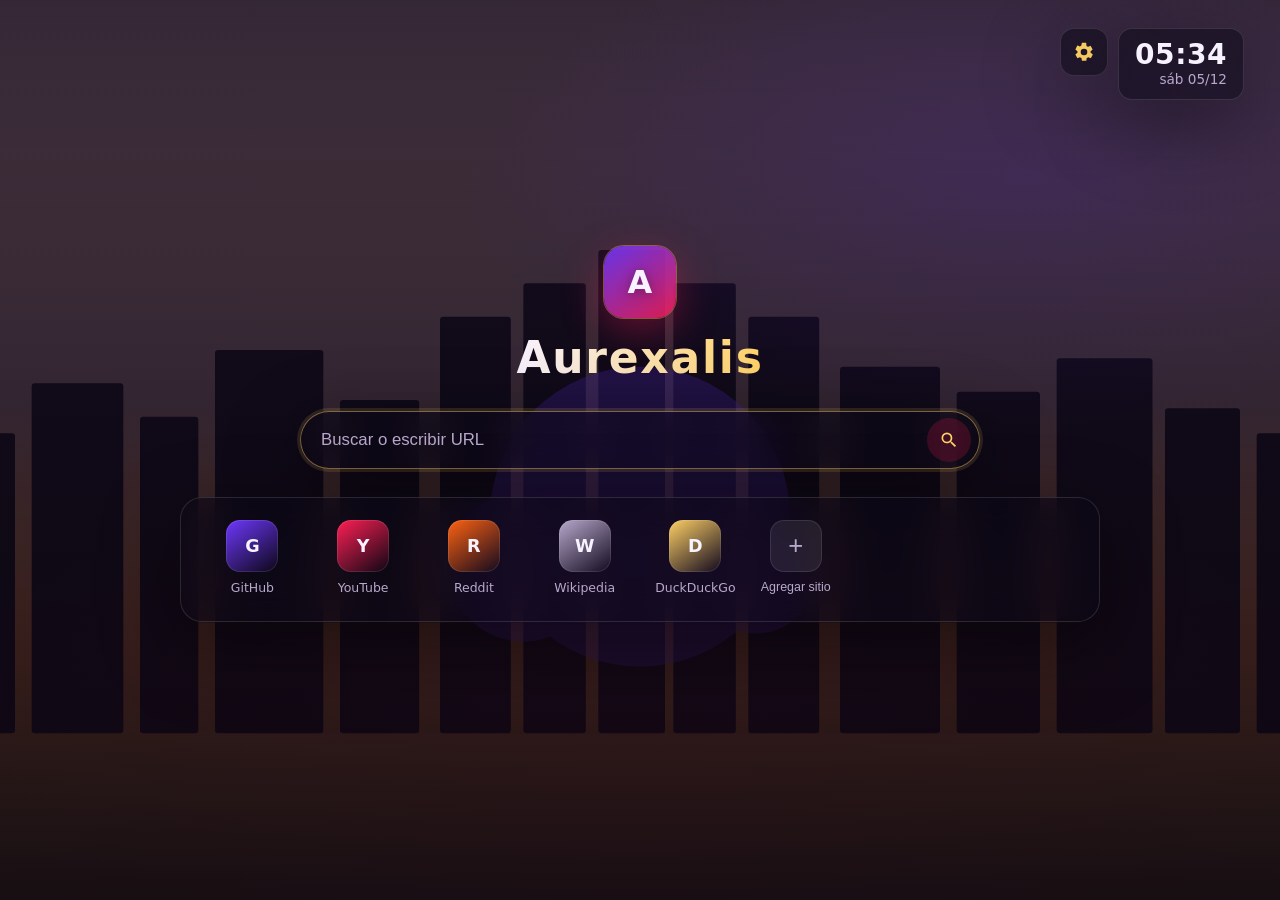
<file: browser/home/index.html>
<!DOCTYPE html>
<html lang="es">
  <head>
    <meta charset="utf-8" />
    <meta name="viewport" content="width=device-width, initial-scale=1" />
    <meta name="color-scheme" content="dark" />
    <title>Aurexalis</title>
    <link rel="stylesheet" href="home.css" />
  </head>
  <body>
    <div class="ax-background" aria-hidden="true"></div>

    <header class="top-bar">
      <a class="settings-link" href="../settings/index.html" title="Ajustes Aurexalis" aria-label="Ajustes">
        <svg viewBox="0 0 24 24" width="22" height="22" aria-hidden="true">
          <path
            fill="currentColor"
            d="M19.14 12.94c.04-.31.06-.63.06-.94s-.02-.63-.06-.94l2.03-1.58a.49.49 0 0 0 .12-.61l-1.92-3.32a.49.49 0 0 0-.59-.22l-2.39.96a7.04 7.04 0 0 0-1.63-.94l-.36-2.54A.484.484 0 0 0 14 2h-4a.49.49 0 0 0-.49.42l-.36 2.54c-.59.24-1.13.57-1.63.94l-2.39-.96a.49.49 0 0 0-.59.22L2.74 8.87a.48.48 0 0 0 .12.61l2.03 1.58c-.04.31-.06.63-.06.94s.02.63.06.94l-2.03 1.58a.49.49 0 0 0-.12.61l1.92 3.32c.12.22.37.29.59.22l2.39-.96c.5.38 1.04.71 1.63.94l.36 2.54c.05.24.24.41.49.41h4c.25 0 .44-.17.49-.42l.36-2.54c.59-.24 1.13-.56 1.63-.94l2.39.96c.22.08.47 0 .59-.22l1.92-3.32c.12-.22.07-.47-.12-.61l-2.01-1.58zM12 15.6A3.6 3.6 0 1 1 12 8.4a3.6 3.6 0 0 1 0 7.2z"
          />
        </svg>
      </a>
      <div class="clock" aria-live="polite">
        <time id="ax-time">00:00</time>
        <span id="ax-date">---</span>
      </div>
    </header>

    <main class="stage">
      <section class="hero" aria-label="Aurexalis">
        <div class="logo" aria-hidden="true">
          <span class="logo-mark">A</span>
        </div>
        <h1 class="brand">Aurexalis</h1>
      </section>

      <form id="ax-search" class="search" role="search" action="https://duckduckgo.com/" method="get">
        <input
          id="ax-query"
          name="q"
          type="search"
          autocomplete="off"
          spellcheck="false"
          placeholder="Buscar o escribir URL"
          aria-label="Buscar o escribir URL"
        />
        <button type="submit" aria-label="Buscar">
          <svg viewBox="0 0 24 24" width="20" height="20" aria-hidden="true">
            <path
              fill="currentColor"
              d="M15.5 14h-.79l-.28-.27A6.471 6.471 0 0 0 16 9.5 6.5 6.5 0 1 0 9.5 16c1.61 0 3.09-.59 4.23-1.57l.27.28v.79l5 4.99L20.49 19l-4.99-5zm-6 0C7.01 14 5 11.99 5 9.5S7.01 5 9.5 5 14 7.01 14 9.5 11.99 14 9.5 14z"
            />
          </svg>
        </button>
      </form>

      <section class="shortcuts" aria-label="Accesos directos">
        <ul id="ax-shortcuts" class="shortcut-grid"></ul>
      </section>
    </main>

    <dialog id="ax-add-dialog" class="dialog">
      <form method="dialog" id="ax-add-form">
        <h2>Nuevo acceso directo</h2>
        <label>
          Nombre
          <input id="ax-add-label" name="label" required maxlength="32" />
        </label>
        <label>
          URL
          <input id="ax-add-url" name="url" type="url" required placeholder="https://" />
        </label>
        <menu class="dialog-actions">
          <button type="reset" value="cancel">Cancelar</button>
          <button type="submit" value="ok">Guardar</button>
        </menu>
      </form>
    </dialog>

    <script src="home.js" defer></script>
  </body>
</html>
</file>
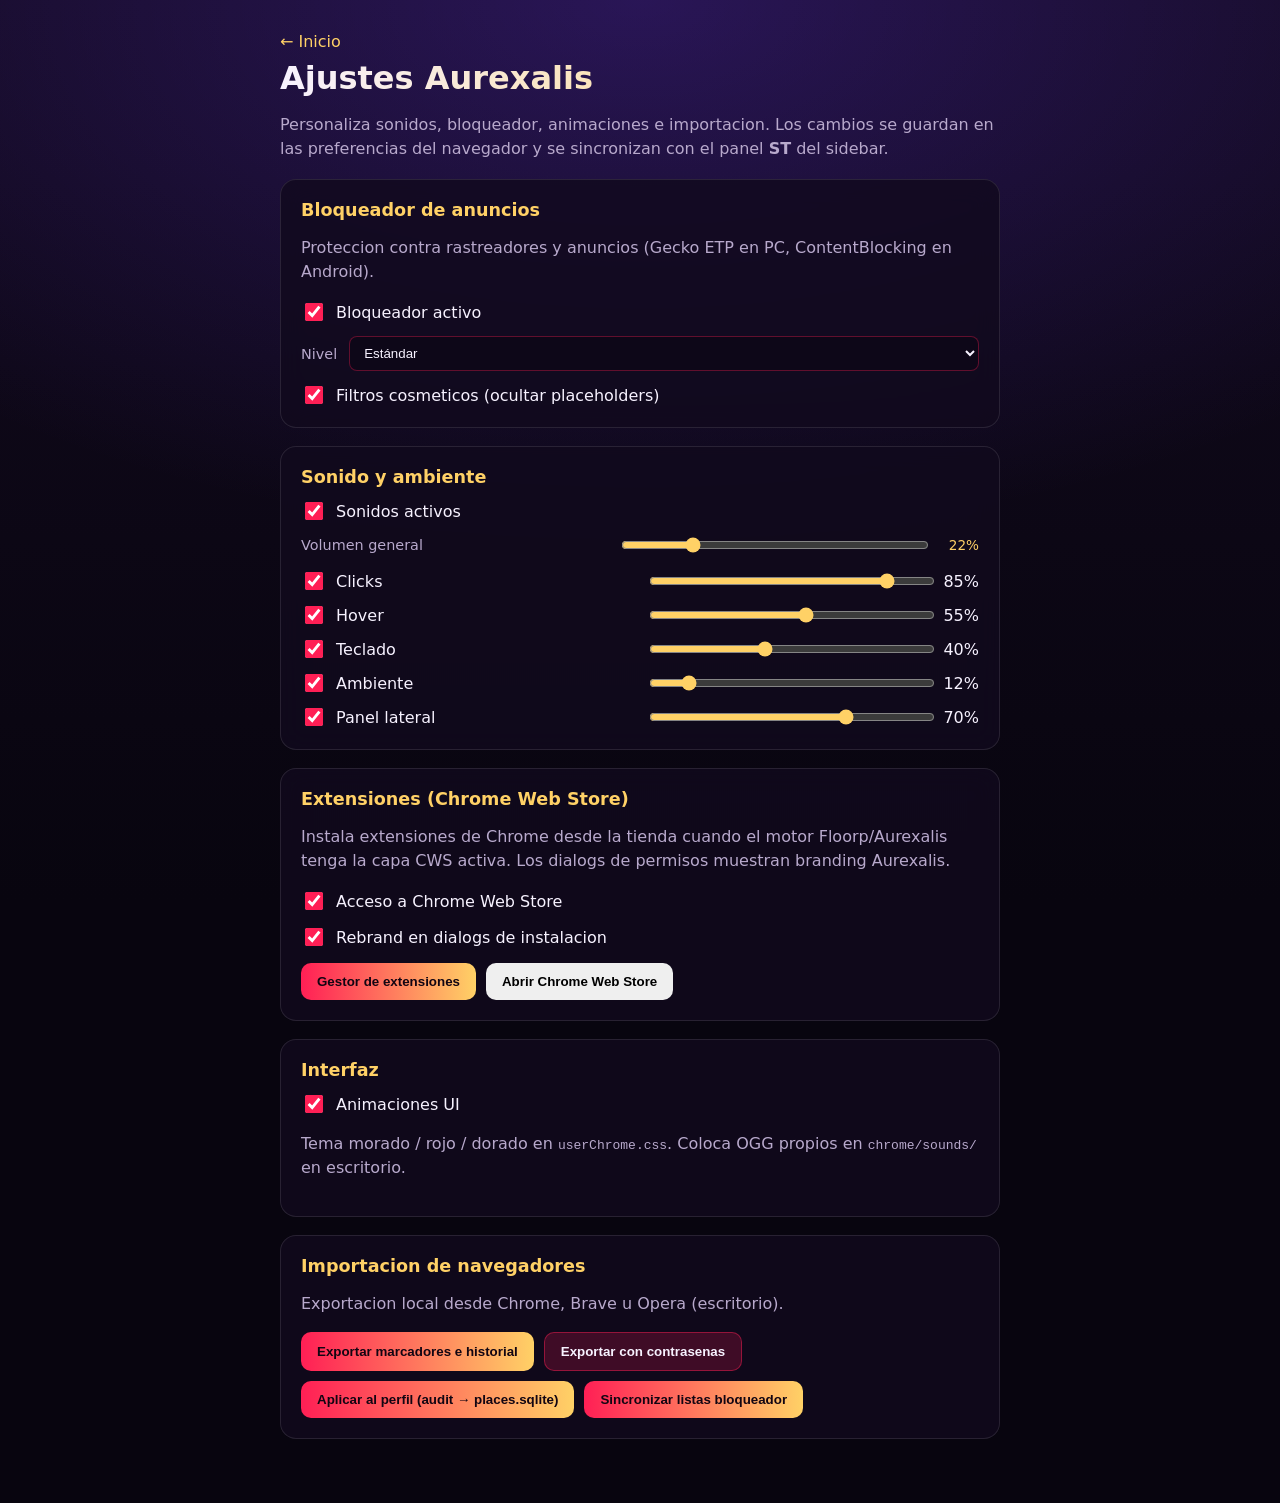
<file: browser/settings/index.html>
<!DOCTYPE html>
<html lang="es">
  <head>
    <meta charset="utf-8" />
    <meta name="viewport" content="width=device-width, initial-scale=1" />
    <title>Ajustes — Aurexalis</title>
    <link rel="stylesheet" href="settings.css" />
  </head>
  <body>
    <div class="ax-bg" aria-hidden="true"></div>
    <main class="wrap">
      <header class="head">
        <a class="back" href="../home/index.html">← Inicio</a>
        <h1>Ajustes Aurexalis</h1>
        <p class="lead">
          Personaliza sonidos, bloqueador, animaciones e importacion. Los cambios se guardan en las
          preferencias del navegador y se sincronizan con el panel <strong>ST</strong> del sidebar.
        </p>
      </header>

      <section class="card">
        <h2>Bloqueador de anuncios</h2>
        <p class="hint">
          Proteccion contra rastreadores y anuncios (Gecko ETP en PC, ContentBlocking en Android).
        </p>
        <div class="field-row">
          <label class="switch">
            <input type="checkbox" id="pref-blocker-enabled" />
            <span>Bloqueador activo</span>
          </label>
        </div>
        <div class="field-row">
          <label for="pref-blocker-level">Nivel</label>
          <select id="pref-blocker-level" class="select">
            <option value="standard">Estándar</option>
            <option value="strict">Estricto</option>
            <option value="off">Apagado</option>
          </select>
        </div>
        <div class="field-row">
          <label class="switch">
            <input type="checkbox" id="pref-blocker-cosmetic" />
            <span>Filtros cosmeticos (ocultar placeholders)</span>
          </label>
        </div>
      </section>

      <section class="card">
        <h2>Sonido y ambiente</h2>
        <div class="field-row">
          <label class="switch">
            <input type="checkbox" id="pref-sounds-enabled" />
            <span>Sonidos activos</span>
          </label>
        </div>
        <div class="field-row range-row">
          <label for="pref-sounds-master">Volumen general</label>
          <input type="range" id="pref-sounds-master" min="0" max="100" />
          <span class="range-val" id="val-sounds-master">22%</span>
        </div>
        <div class="grid-2">
          <label class="switch"><input type="checkbox" id="pref-sounds-click" /><span>Clicks</span></label>
          <div class="range-row compact">
            <input type="range" id="pref-vol-click" min="0" max="100" />
            <span id="val-vol-click">85%</span>
          </div>
          <label class="switch"><input type="checkbox" id="pref-sounds-hover" /><span>Hover</span></label>
          <div class="range-row compact">
            <input type="range" id="pref-vol-hover" min="0" max="100" />
            <span id="val-vol-hover">55%</span>
          </div>
          <label class="switch"><input type="checkbox" id="pref-sounds-key" /><span>Teclado</span></label>
          <div class="range-row compact">
            <input type="range" id="pref-vol-key" min="0" max="100" />
            <span id="val-vol-key">40%</span>
          </div>
          <label class="switch"><input type="checkbox" id="pref-sounds-ambient" /><span>Ambiente</span></label>
          <div class="range-row compact">
            <input type="range" id="pref-vol-ambient" min="0" max="100" />
            <span id="val-vol-ambient">12%</span>
          </div>
          <label class="switch"><input type="checkbox" id="pref-sounds-panel" /><span>Panel lateral</span></label>
          <div class="range-row compact">
            <input type="range" id="pref-vol-panel" min="0" max="100" />
            <span id="val-vol-panel">70%</span>
          </div>
        </div>
      </section>

      <section class="card">
        <h2>Extensiones (Chrome Web Store)</h2>
        <p class="hint">
          Instala extensiones de Chrome desde la tienda cuando el motor Floorp/Aurexalis tenga la
          capa CWS activa. Los dialogs de permisos muestran branding Aurexalis.
        </p>
        <div class="field-row">
          <label class="switch">
            <input type="checkbox" id="pref-cws-enabled" />
            <span>Acceso a Chrome Web Store</span>
          </label>
        </div>
        <div class="field-row">
          <label class="switch">
            <input type="checkbox" id="pref-cws-brand" />
            <span>Rebrand en dialogs de instalacion</span>
          </label>
        </div>
        <div class="actions">
          <button type="button" id="btn-open-addons" class="btn primary">Gestor de extensiones</button>
          <button type="button" id="btn-open-cws" class="btn">Abrir Chrome Web Store</button>
        </div>
      </section>

      <section class="card">
        <h2>Interfaz</h2>
        <div class="field-row">
          <label class="switch">
            <input type="checkbox" id="pref-ui-animations" />
            <span>Animaciones UI</span>
          </label>
        </div>
        <p class="hint">
          Tema morado / rojo / dorado en <code>userChrome.css</code>. Coloca OGG propios en
          <code>chrome/sounds/</code> en escritorio.
        </p>
      </section>

      <section class="card">
        <h2>Importacion de navegadores</h2>
        <p class="hint">Exportacion local desde Chrome, Brave u Opera (escritorio).</p>
        <div class="actions">
          <button type="button" id="btn-import-data" class="btn primary">
            Exportar marcadores e historial
          </button>
          <button type="button" id="btn-import-passwords" class="btn danger">
            Exportar con contrasenas
          </button>
          <button type="button" id="btn-import-apply" class="btn primary">
            Aplicar al perfil (audit → places.sqlite)
          </button>
          <button type="button" id="btn-blocker-sync" class="btn primary">
            Sincronizar listas bloqueador
          </button>
        </div>
        <pre id="import-log" class="log" hidden></pre>
      </section>
    </main>
    <script src="settings.js" defer></script>
  </body>
</html>
</file>
<file: browser/home/home.css>
:root {
  --ax-bg: #08050f;
  --ax-purple: #6f38ff;
  --ax-red: #ff1f55;
  --ax-gold: #ffd166;
  --ax-text: #f7f2ff;
  --ax-muted: #b8a9cc;
  --ax-glass: rgba(12, 8, 22, 0.55);
  --ax-glass-border: rgba(255, 255, 255, 0.12);
  --ax-shadow: 0 24px 80px rgba(0, 0, 0, 0.45);
  font-family: "Segoe UI", system-ui, sans-serif;
}

*,
*::before,
*::after {
  box-sizing: border-box;
}

html,
body {
  margin: 0;
  min-height: 100%;
  color: var(--ax-text);
  background: var(--ax-bg);
}

body {
  overflow: hidden;
}

.ax-background {
  position: fixed;
  inset: 0;
  z-index: 0;
  background:
    linear-gradient(180deg, rgba(8, 5, 15, 0.15) 0%, rgba(8, 5, 15, 0.55) 55%, rgba(8, 5, 15, 0.88) 100%),
    radial-gradient(ellipse 120% 80% at 50% 100%, rgba(255, 31, 85, 0.18), transparent 60%),
    radial-gradient(ellipse 80% 50% at 80% 20%, rgba(111, 56, 255, 0.22), transparent 55%),
    url("background.svg") center / cover no-repeat;
}

.clock {
  display: flex;
  flex-direction: column;
  align-items: flex-end;
  gap: 2px;
  padding: 12px 16px;
  border-radius: 14px;
  background: var(--ax-glass);
  border: 1px solid var(--ax-glass-border);
  backdrop-filter: blur(16px);
  box-shadow: var(--ax-shadow);
}

.top-bar {
  position: fixed;
  top: 28px;
  right: 36px;
  z-index: 2;
  display: flex;
  align-items: flex-start;
  gap: 10px;
}

.settings-link {
  display: grid;
  place-items: center;
  width: 48px;
  height: 48px;
  border-radius: 14px;
  color: var(--ax-gold);
  background: var(--ax-glass);
  border: 1px solid var(--ax-glass-border);
  backdrop-filter: blur(16px);
  box-shadow: var(--ax-shadow);
  transition: transform 120ms ease, color 120ms ease, border-color 120ms ease;
}

.settings-link:hover {
  color: var(--ax-red);
  border-color: rgba(255, 209, 102, 0.45);
  transform: translateY(-1px);
}

.hero {
  animation: ax-float 6s ease-in-out infinite;
}

.logo {
  animation: ax-glow 4s ease-in-out infinite;
}

@keyframes ax-float {
  0%,
  100% {
    transform: translateY(0);
  }
  50% {
    transform: translateY(-6px);
  }
}

@keyframes ax-glow {
  0%,
  100% {
    box-shadow:
      0 0 0 1px rgba(255, 209, 102, 0.35),
      0 12px 40px rgba(255, 31, 85, 0.35);
  }
  50% {
    box-shadow:
      0 0 0 1px rgba(255, 209, 102, 0.55),
      0 16px 48px rgba(111, 56, 255, 0.45);
  }
}

body.ax-animations-off .hero,
body.ax-animations-off .logo,
body.ax-animations-off .settings-link {
  animation: none;
  transition: none;
}

@media (prefers-reduced-motion: reduce) {
  .hero,
  .logo,
  .settings-link {
    animation: none;
  }
}

#ax-time {
  font-size: 1.75rem;
  font-weight: 700;
  letter-spacing: 0.02em;
  line-height: 1;
}

#ax-date {
  font-size: 0.85rem;
  color: var(--ax-muted);
  text-transform: lowercase;
}

.stage {
  position: relative;
  z-index: 1;
  min-height: 100vh;
  display: flex;
  flex-direction: column;
  align-items: center;
  justify-content: center;
  gap: 28px;
  padding: 48px 24px 80px;
}

.hero {
  display: flex;
  flex-direction: column;
  align-items: center;
  gap: 14px;
}

.logo {
  width: 72px;
  height: 72px;
  display: grid;
  place-items: center;
  border-radius: 20px;
  background: linear-gradient(145deg, rgba(111, 56, 255, 0.9), rgba(255, 31, 85, 0.85));
  box-shadow:
    0 0 0 1px rgba(255, 209, 102, 0.35),
    0 12px 40px rgba(255, 31, 85, 0.35);
}

.logo-mark {
  font-size: 2rem;
  font-weight: 800;
  color: var(--ax-text);
  text-shadow: 0 2px 12px rgba(0, 0, 0, 0.35);
}

.brand {
  margin: 0;
  font-size: clamp(2rem, 4vw, 2.75rem);
  font-weight: 800;
  letter-spacing: 0.04em;
  background: linear-gradient(90deg, var(--ax-text), var(--ax-gold));
  -webkit-background-clip: text;
  background-clip: text;
  color: transparent;
}

.search {
  width: min(680px, 92vw);
  display: flex;
  align-items: center;
  gap: 8px;
  padding: 6px 8px 6px 20px;
  border-radius: 999px;
  background: var(--ax-glass);
  border: 1px solid var(--ax-glass-border);
  backdrop-filter: blur(18px);
  box-shadow: var(--ax-shadow);
}

.search:focus-within {
  border-color: rgba(255, 209, 102, 0.45);
  box-shadow:
    0 0 0 3px rgba(255, 209, 102, 0.12),
    var(--ax-shadow);
}

.search input {
  flex: 1;
  border: 0;
  outline: none;
  background: transparent;
  color: var(--ax-text);
  font-size: 1.05rem;
  padding: 12px 0;
}

.search input::placeholder {
  color: var(--ax-muted);
}

.search button {
  appearance: none;
  border: 0;
  width: 44px;
  height: 44px;
  border-radius: 50%;
  display: grid;
  place-items: center;
  color: var(--ax-gold);
  background: rgba(255, 31, 85, 0.18);
  cursor: pointer;
  transition: background 120ms ease, transform 90ms ease;
}

.search button:hover {
  background: rgba(255, 31, 85, 0.32);
}

.search button:active {
  transform: scale(0.96);
}

.shortcuts {
  width: min(920px, 96vw);
  padding: 18px 22px 22px;
  border-radius: 22px;
  background: var(--ax-glass);
  border: 1px solid var(--ax-glass-border);
  backdrop-filter: blur(18px);
  box-shadow: var(--ax-shadow);
}

.shortcut-grid {
  list-style: none;
  margin: 0;
  padding: 0;
  display: grid;
  grid-template-columns: repeat(auto-fill, minmax(96px, 1fr));
  gap: 16px 12px;
}

.shortcut-grid a,
.shortcut-grid button {
  appearance: none;
  border: 0;
  background: transparent;
  color: inherit;
  text-decoration: none;
  cursor: pointer;
  display: flex;
  flex-direction: column;
  align-items: center;
  gap: 8px;
  padding: 4px;
  border-radius: 12px;
  transition: background 120ms ease, transform 90ms ease;
}

.shortcut-grid a:hover,
.shortcut-grid button:hover {
  background: rgba(255, 255, 255, 0.06);
}

.shortcut-grid a:active,
.shortcut-grid button:active {
  transform: translateY(1px);
}

.tile-icon {
  width: 52px;
  height: 52px;
  border-radius: 14px;
  display: grid;
  place-items: center;
  font-weight: 800;
  font-size: 1.1rem;
  color: var(--ax-text);
  background: linear-gradient(145deg, rgba(111, 56, 255, 0.55), rgba(255, 31, 85, 0.45));
  box-shadow: inset 0 0 0 1px rgba(255, 255, 255, 0.1);
}

.tile-icon img {
  width: 28px;
  height: 28px;
  border-radius: 6px;
}

.tile-label {
  max-width: 88px;
  font-size: 0.78rem;
  color: var(--ax-muted);
  text-align: center;
  line-height: 1.25;
  overflow: hidden;
  text-overflow: ellipsis;
  white-space: nowrap;
}

.tile-add .tile-icon {
  background: rgba(255, 255, 255, 0.08);
  color: var(--ax-muted);
  font-size: 1.6rem;
  font-weight: 400;
}

.dialog {
  border: 1px solid var(--ax-glass-border);
  border-radius: 16px;
  padding: 0;
  color: var(--ax-text);
  background: #120a1e;
  box-shadow: var(--ax-shadow);
  max-width: 420px;
  width: calc(100% - 32px);
}

.dialog::backdrop {
  background: rgba(8, 5, 15, 0.72);
  backdrop-filter: blur(4px);
}

.dialog form {
  display: flex;
  flex-direction: column;
  gap: 14px;
  padding: 22px;
}

.dialog h2 {
  margin: 0 0 4px;
  font-size: 1.15rem;
  color: var(--ax-gold);
}

.dialog label {
  display: flex;
  flex-direction: column;
  gap: 6px;
  font-size: 0.85rem;
  color: var(--ax-muted);
}

.dialog input {
  border-radius: 10px;
  border: 1px solid rgba(255, 255, 255, 0.14);
  background: #0d0718;
  color: var(--ax-text);
  padding: 10px 12px;
  font-size: 1rem;
}

.dialog-actions {
  display: flex;
  justify-content: flex-end;
  gap: 10px;
  margin: 8px 0 0;
  padding: 0;
}

.dialog-actions button {
  border-radius: 10px;
  border: 0;
  padding: 10px 16px;
  font-weight: 600;
  cursor: pointer;
}

.dialog-actions button[type="reset"] {
  background: rgba(255, 255, 255, 0.08);
  color: var(--ax-muted);
}

.dialog-actions button[type="submit"] {
  background: linear-gradient(90deg, var(--ax-red), var(--ax-gold));
  color: #120512;
}

@media (max-width: 640px) {
  .top-bar {
    top: 16px;
    right: 16px;
  }

  .shortcuts {
    padding: 14px;
  }
}
</file>
<file: browser/settings/settings.css>
:root {
  --ax-bg: #08050f;
  --ax-surface: #120a1e;
  --ax-red: #ff1f55;
  --ax-gold: #ffd166;
  --ax-text: #f7f2ff;
  --ax-muted: #b8a9cc;
  font-family: "Segoe UI", system-ui, sans-serif;
}

* {
  box-sizing: border-box;
}

body {
  margin: 0;
  color: var(--ax-text);
  background: var(--ax-bg);
}

.ax-bg {
  position: fixed;
  inset: 0;
  background:
    radial-gradient(ellipse 80% 60% at 50% 0%, rgba(111, 56, 255, 0.25), transparent),
    linear-gradient(180deg, #120a1e, #08050f);
  z-index: 0;
}

.wrap {
  position: relative;
  z-index: 1;
  max-width: 760px;
  margin: 0 auto;
  padding: 32px 20px 64px;
}

.head h1 {
  margin: 8px 0;
  font-size: 2rem;
  background: linear-gradient(90deg, var(--ax-text), var(--ax-gold));
  -webkit-background-clip: text;
  background-clip: text;
  color: transparent;
}

.back {
  color: var(--ax-gold);
  text-decoration: none;
}

.lead,
.hint {
  color: var(--ax-muted);
  line-height: 1.5;
}

.card {
  margin-top: 18px;
  padding: 20px;
  border-radius: 16px;
  background: rgba(18, 10, 30, 0.82);
  border: 1px solid rgba(255, 255, 255, 0.1);
  backdrop-filter: blur(12px);
  animation: ax-rise 0.45s ease both;
}

.card:nth-child(2) {
  animation-delay: 0.05s;
}
.card:nth-child(3) {
  animation-delay: 0.1s;
}
.card:nth-child(4) {
  animation-delay: 0.15s;
}

.card h2 {
  margin: 0 0 8px;
  color: var(--ax-gold);
  font-size: 1.1rem;
}

.feature-list {
  margin: 12px 0 0;
  padding-left: 20px;
  color: var(--ax-muted);
}

.actions {
  display: flex;
  flex-wrap: wrap;
  gap: 10px;
  margin-top: 14px;
}

.btn {
  border: 0;
  border-radius: 10px;
  padding: 11px 16px;
  font-weight: 700;
  cursor: pointer;
}

.btn.primary {
  background: linear-gradient(90deg, var(--ax-red), var(--ax-gold));
  color: #120512;
}

.btn.danger {
  background: rgba(255, 31, 85, 0.2);
  color: var(--ax-text);
  border: 1px solid rgba(255, 31, 85, 0.45);
}

.log {
  margin-top: 12px;
  padding: 12px;
  border-radius: 10px;
  background: #0d0718;
  color: var(--ax-gold);
  font-size: 0.85rem;
  white-space: pre-wrap;
}

.field-row {
  display: flex;
  align-items: center;
  justify-content: space-between;
  gap: 12px;
  margin-top: 12px;
  flex-wrap: wrap;
}

.field-row label:not(.switch) {
  color: var(--ax-muted);
  font-size: 0.9rem;
}

.switch {
  display: flex;
  align-items: center;
  gap: 10px;
  color: var(--ax-text);
  cursor: pointer;
}

.switch input {
  accent-color: var(--ax-red);
  width: 18px;
  height: 18px;
}

.select {
  flex: 1;
  min-width: 140px;
  padding: 8px 10px;
  border-radius: 8px;
  border: 1px solid rgba(255, 31, 85, 0.35);
  background: #0d0718;
  color: var(--ax-text);
}

.range-row {
  display: grid;
  grid-template-columns: 1fr 1fr auto;
  align-items: center;
  gap: 10px;
}

.range-row.compact {
  grid-template-columns: 1fr auto;
}

.range-row input[type="range"] {
  width: 100%;
  accent-color: var(--ax-gold);
}

.range-val {
  color: var(--ax-gold);
  font-size: 0.85rem;
  min-width: 42px;
  text-align: right;
}

.grid-2 {
  display: grid;
  grid-template-columns: 1fr 1fr;
  gap: 10px 14px;
  margin-top: 14px;
}

@media (max-width: 520px) {
  .grid-2 {
    grid-template-columns: 1fr;
  }
}

@keyframes ax-rise {
  from {
    opacity: 0;
    transform: translateY(12px);
  }
  to {
    opacity: 1;
    transform: translateY(0);
  }
}

@media (prefers-reduced-motion: reduce) {
  .card {
    animation: none;
  }
}
</file>
